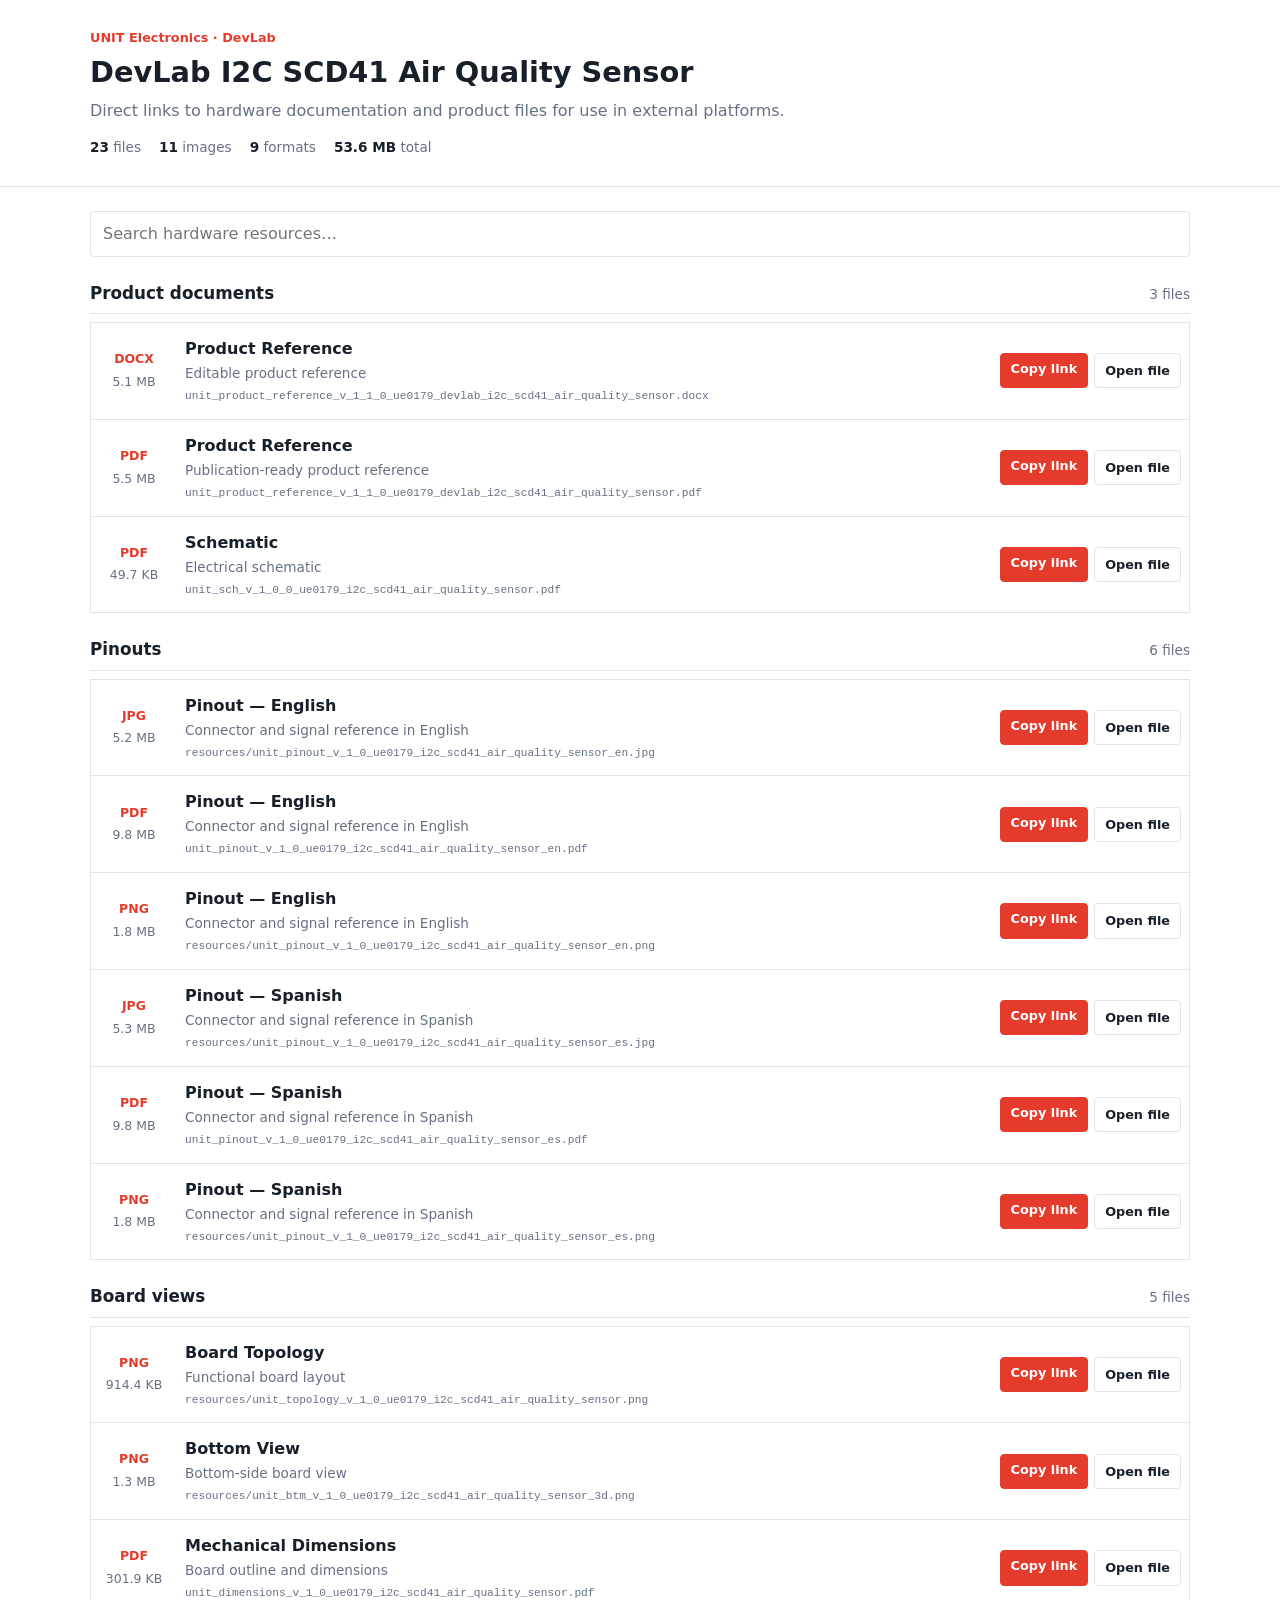
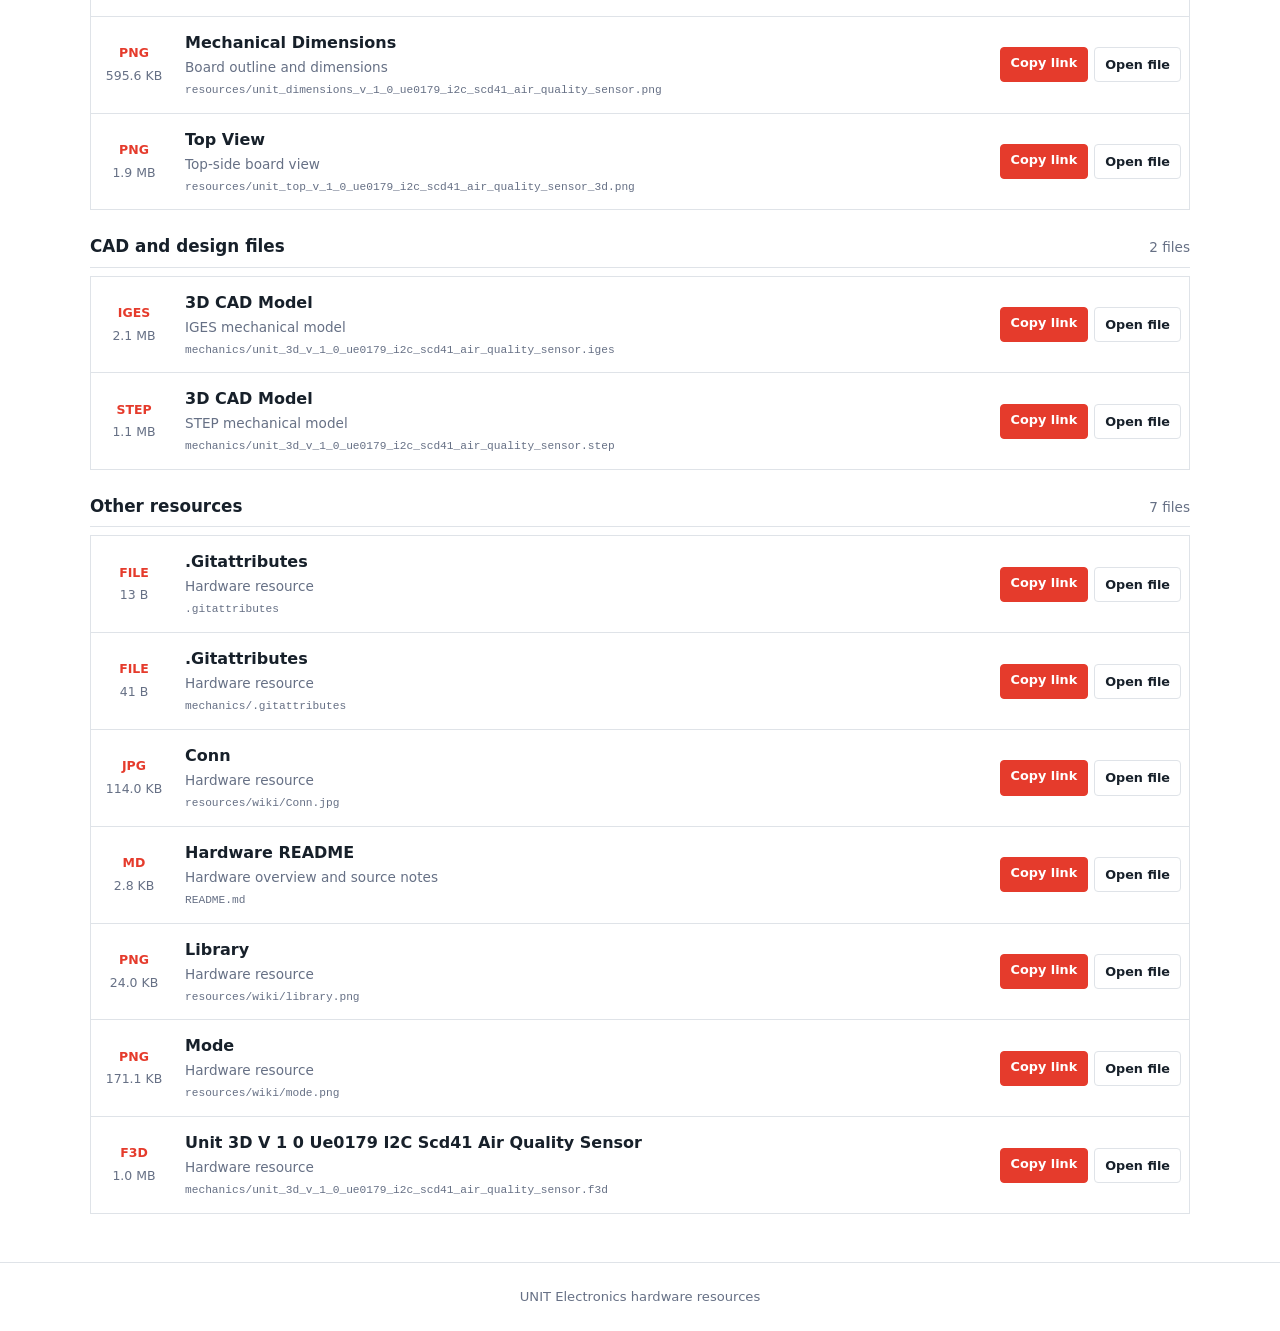
<file: docs/index.html>
<!DOCTYPE html>
<html lang="en">
<head>
  <base href="hardware/">
  <meta charset="UTF-8">
  <meta name="viewport" content="width=device-width, initial-scale=1.0">
  <meta name="description" content="DevLab I2C SCD41 Air Quality Sensor hardware documentation and downloads">
  <title>DevLab I2C SCD41 Air Quality Sensor | Hardware Resources</title>
  <style>
    :root {
      --ink: #17202a;
      --muted: #667085;
      --line: #dfe3e8;
      --brand: #e53b2c;
    }
    * { box-sizing: border-box; }
    body {
      margin: 0;
      color: var(--ink);
      font: 16px/1.5 Inter, ui-sans-serif, system-ui, -apple-system, sans-serif;
    }
    .site-header { border-bottom: 1px solid var(--line); }
    .header-content, main {
      width: min(1100px, calc(100% - 32px));
      margin: 0 auto;
    }
    .header-content { padding: 28px 0; }
    .eyebrow {
      margin: 0 0 4px;
      color: var(--brand);
      font-size: .8rem;
      font-weight: 700;
    }
    h1 { margin: 0; font-size: 1.8rem; }
    .subtitle { margin: 5px 0 0; color: var(--muted); }
    .summary {
      display: flex;
      flex-wrap: wrap;
      gap: 18px;
      margin-top: 14px;
      color: var(--muted);
      font-size: .85rem;
    }
    .summary strong { color: var(--ink); }
    main { padding: 24px 0 48px; }
    .toolbar { margin-bottom: 24px; }
    .search {
      width: 100%;
      padding: 10px 12px;
      border: 1px solid var(--line);
      border-radius: 4px;
      color: var(--ink);
      font: inherit;
    }
    .search:focus { outline: 2px solid #f6c4bf; border-color: var(--brand); }
    .resource-section { margin-top: 24px; }
    .section-heading {
      display: flex;
      align-items: baseline;
      justify-content: space-between;
      margin-bottom: 8px;
      border-bottom: 1px solid var(--line);
    }
    .section-heading h2 { margin: 0 0 7px; font-size: 1.05rem; }
    .section-heading span { color: var(--muted); font-size: .85rem; }
    .resource-list { border-top: 1px solid var(--line); }
    .resource-item {
      display: grid;
      grid-template-columns: 70px minmax(0, 1fr) auto;
      align-items: center;
      gap: 16px;
      padding: 14px 8px;
      border: 1px solid var(--line);
      border-top: 0;
    }
    .file-meta { display: grid; gap: 4px; text-align: center; }
    .file-type {
      color: var(--brand);
      font-size: .78rem;
    }
    .file-size { color: var(--muted); font-size: .78rem; }
    .resource-details { min-width: 0; }
    .resource-item h3 { margin: 0; font-size: 1rem; }
    .resource-item p {
      display: inline;
      margin: 0 8px 0 0;
      color: var(--muted);
      font-size: .85rem;
    }
    .resource-item code {
      display: block;
      overflow: hidden;
      margin-top: 3px;
      color: var(--muted);
      font-size: .7rem;
      text-overflow: ellipsis;
      white-space: nowrap;
    }
    .actions { display: flex; gap: 6px; }
    .button {
      display: inline-flex;
      justify-content: center;
      padding: 7px 10px;
      border: 1px solid var(--line);
      border-radius: 4px;
      color: var(--ink);
      background: #fff;
      cursor: pointer;
      text-decoration: none;
      font-size: .8rem;
      font-weight: 600;
      font-family: inherit;
    }
    .button:hover { border-color: #aeb4bd; }
    .button.primary { color: #fff; border-color: var(--brand); background: var(--brand); }
    .empty-state { display: none; padding: 32px 0; color: var(--muted); text-align: center; }
    footer { padding: 24px 16px; border-top: 1px solid var(--line); color: var(--muted); text-align: center; font-size: .82rem; }
    [hidden] { display: none !important; }
    .visually-hidden {
      position: absolute;
      width: 1px;
      height: 1px;
      padding: 0;
      margin: -1px;
      overflow: hidden;
      clip: rect(0, 0, 0, 0);
      white-space: nowrap;
      border: 0;
    }
    @media (max-width: 680px) {
      .resource-item { grid-template-columns: 52px minmax(0, 1fr); }
      .actions { grid-column: 1 / -1; padding-left: 68px; }
    }
  </style>
</head>
<body>
  <header class="site-header">
    <div class="header-content">
      <p class="eyebrow">UNIT Electronics · DevLab</p>
      <h1>DevLab I2C SCD41 Air Quality Sensor</h1>
      <p class="subtitle">Direct links to hardware documentation and product files for use in external platforms.</p>
      <div class="summary" aria-label="Resource summary">
        <span><strong>23</strong> files</span>
        <span><strong>11</strong> images</span>
        <span><strong>9</strong> formats</span>
        <span><strong>53.6 MB</strong> total</span>
      </div>
    </div>
  </header>
  <main>
    <div class="toolbar">
      <label for="resource-search" class="visually-hidden">Search hardware resources</label>
      <input id="resource-search" class="search" type="search" placeholder="Search hardware resources…" autocomplete="off">
    </div>

      <section class="resource-section">
        <div class="section-heading">
          <h2>Product documents</h2>
          <span>3 files</span>
        </div>
        <div class="resource-list">
        <article class="resource-item" data-search="product reference unit_product_reference_v_1_1_0_ue0179_devlab_i2c_scd41_air_quality_sensor.docx editable product reference">
          <div class="file-meta">
            <strong class="file-type">DOCX</strong>
            <span class="file-size">5.1 MB</span>
          </div>
          <div class="resource-details">
            <h3>Product Reference</h3>
            <p>Editable product reference</p>
            <code title="unit_product_reference_v_1_1_0_ue0179_devlab_i2c_scd41_air_quality_sensor.docx">unit_product_reference_v_1_1_0_ue0179_devlab_i2c_scd41_air_quality_sensor.docx</code>
          </div>
          <div class="actions">
            <button class="button primary copy-link" type="button" data-url="unit_product_reference_v_1_1_0_ue0179_devlab_i2c_scd41_air_quality_sensor.docx">Copy link</button>
            <a class="button" href="unit_product_reference_v_1_1_0_ue0179_devlab_i2c_scd41_air_quality_sensor.docx" target="_blank" rel="noopener">Open file</a>
          </div>
        </article>

        <article class="resource-item" data-search="product reference unit_product_reference_v_1_1_0_ue0179_devlab_i2c_scd41_air_quality_sensor.pdf publication-ready product reference">
          <div class="file-meta">
            <strong class="file-type">PDF</strong>
            <span class="file-size">5.5 MB</span>
          </div>
          <div class="resource-details">
            <h3>Product Reference</h3>
            <p>Publication-ready product reference</p>
            <code title="unit_product_reference_v_1_1_0_ue0179_devlab_i2c_scd41_air_quality_sensor.pdf">unit_product_reference_v_1_1_0_ue0179_devlab_i2c_scd41_air_quality_sensor.pdf</code>
          </div>
          <div class="actions">
            <button class="button primary copy-link" type="button" data-url="unit_product_reference_v_1_1_0_ue0179_devlab_i2c_scd41_air_quality_sensor.pdf">Copy link</button>
            <a class="button" href="unit_product_reference_v_1_1_0_ue0179_devlab_i2c_scd41_air_quality_sensor.pdf" target="_blank" rel="noopener">Open file</a>
          </div>
        </article>

        <article class="resource-item" data-search="schematic unit_sch_v_1_0_0_ue0179_i2c_scd41_air_quality_sensor.pdf electrical schematic">
          <div class="file-meta">
            <strong class="file-type">PDF</strong>
            <span class="file-size">49.7 KB</span>
          </div>
          <div class="resource-details">
            <h3>Schematic</h3>
            <p>Electrical schematic</p>
            <code title="unit_sch_v_1_0_0_ue0179_i2c_scd41_air_quality_sensor.pdf">unit_sch_v_1_0_0_ue0179_i2c_scd41_air_quality_sensor.pdf</code>
          </div>
          <div class="actions">
            <button class="button primary copy-link" type="button" data-url="unit_sch_v_1_0_0_ue0179_i2c_scd41_air_quality_sensor.pdf">Copy link</button>
            <a class="button" href="unit_sch_v_1_0_0_ue0179_i2c_scd41_air_quality_sensor.pdf" target="_blank" rel="noopener">Open file</a>
          </div>
        </article>
        </div>
      </section>
      <section class="resource-section">
        <div class="section-heading">
          <h2>Pinouts</h2>
          <span>6 files</span>
        </div>
        <div class="resource-list">
        <article class="resource-item" data-search="pinout — english resources/unit_pinout_v_1_0_ue0179_i2c_scd41_air_quality_sensor_en.jpg connector and signal reference in english">
          <div class="file-meta">
            <strong class="file-type">JPG</strong>
            <span class="file-size">5.2 MB</span>
          </div>
          <div class="resource-details">
            <h3>Pinout — English</h3>
            <p>Connector and signal reference in English</p>
            <code title="resources/unit_pinout_v_1_0_ue0179_i2c_scd41_air_quality_sensor_en.jpg">resources/unit_pinout_v_1_0_ue0179_i2c_scd41_air_quality_sensor_en.jpg</code>
          </div>
          <div class="actions">
            <button class="button primary copy-link" type="button" data-url="resources/unit_pinout_v_1_0_ue0179_i2c_scd41_air_quality_sensor_en.jpg">Copy link</button>
            <a class="button" href="resources/unit_pinout_v_1_0_ue0179_i2c_scd41_air_quality_sensor_en.jpg" target="_blank" rel="noopener">Open file</a>
          </div>
        </article>

        <article class="resource-item" data-search="pinout — english unit_pinout_v_1_0_ue0179_i2c_scd41_air_quality_sensor_en.pdf connector and signal reference in english">
          <div class="file-meta">
            <strong class="file-type">PDF</strong>
            <span class="file-size">9.8 MB</span>
          </div>
          <div class="resource-details">
            <h3>Pinout — English</h3>
            <p>Connector and signal reference in English</p>
            <code title="unit_pinout_v_1_0_ue0179_i2c_scd41_air_quality_sensor_en.pdf">unit_pinout_v_1_0_ue0179_i2c_scd41_air_quality_sensor_en.pdf</code>
          </div>
          <div class="actions">
            <button class="button primary copy-link" type="button" data-url="unit_pinout_v_1_0_ue0179_i2c_scd41_air_quality_sensor_en.pdf">Copy link</button>
            <a class="button" href="unit_pinout_v_1_0_ue0179_i2c_scd41_air_quality_sensor_en.pdf" target="_blank" rel="noopener">Open file</a>
          </div>
        </article>

        <article class="resource-item" data-search="pinout — english resources/unit_pinout_v_1_0_ue0179_i2c_scd41_air_quality_sensor_en.png connector and signal reference in english">
          <div class="file-meta">
            <strong class="file-type">PNG</strong>
            <span class="file-size">1.8 MB</span>
          </div>
          <div class="resource-details">
            <h3>Pinout — English</h3>
            <p>Connector and signal reference in English</p>
            <code title="resources/unit_pinout_v_1_0_ue0179_i2c_scd41_air_quality_sensor_en.png">resources/unit_pinout_v_1_0_ue0179_i2c_scd41_air_quality_sensor_en.png</code>
          </div>
          <div class="actions">
            <button class="button primary copy-link" type="button" data-url="resources/unit_pinout_v_1_0_ue0179_i2c_scd41_air_quality_sensor_en.png">Copy link</button>
            <a class="button" href="resources/unit_pinout_v_1_0_ue0179_i2c_scd41_air_quality_sensor_en.png" target="_blank" rel="noopener">Open file</a>
          </div>
        </article>

        <article class="resource-item" data-search="pinout — spanish resources/unit_pinout_v_1_0_ue0179_i2c_scd41_air_quality_sensor_es.jpg connector and signal reference in spanish">
          <div class="file-meta">
            <strong class="file-type">JPG</strong>
            <span class="file-size">5.3 MB</span>
          </div>
          <div class="resource-details">
            <h3>Pinout — Spanish</h3>
            <p>Connector and signal reference in Spanish</p>
            <code title="resources/unit_pinout_v_1_0_ue0179_i2c_scd41_air_quality_sensor_es.jpg">resources/unit_pinout_v_1_0_ue0179_i2c_scd41_air_quality_sensor_es.jpg</code>
          </div>
          <div class="actions">
            <button class="button primary copy-link" type="button" data-url="resources/unit_pinout_v_1_0_ue0179_i2c_scd41_air_quality_sensor_es.jpg">Copy link</button>
            <a class="button" href="resources/unit_pinout_v_1_0_ue0179_i2c_scd41_air_quality_sensor_es.jpg" target="_blank" rel="noopener">Open file</a>
          </div>
        </article>

        <article class="resource-item" data-search="pinout — spanish unit_pinout_v_1_0_ue0179_i2c_scd41_air_quality_sensor_es.pdf connector and signal reference in spanish">
          <div class="file-meta">
            <strong class="file-type">PDF</strong>
            <span class="file-size">9.8 MB</span>
          </div>
          <div class="resource-details">
            <h3>Pinout — Spanish</h3>
            <p>Connector and signal reference in Spanish</p>
            <code title="unit_pinout_v_1_0_ue0179_i2c_scd41_air_quality_sensor_es.pdf">unit_pinout_v_1_0_ue0179_i2c_scd41_air_quality_sensor_es.pdf</code>
          </div>
          <div class="actions">
            <button class="button primary copy-link" type="button" data-url="unit_pinout_v_1_0_ue0179_i2c_scd41_air_quality_sensor_es.pdf">Copy link</button>
            <a class="button" href="unit_pinout_v_1_0_ue0179_i2c_scd41_air_quality_sensor_es.pdf" target="_blank" rel="noopener">Open file</a>
          </div>
        </article>

        <article class="resource-item" data-search="pinout — spanish resources/unit_pinout_v_1_0_ue0179_i2c_scd41_air_quality_sensor_es.png connector and signal reference in spanish">
          <div class="file-meta">
            <strong class="file-type">PNG</strong>
            <span class="file-size">1.8 MB</span>
          </div>
          <div class="resource-details">
            <h3>Pinout — Spanish</h3>
            <p>Connector and signal reference in Spanish</p>
            <code title="resources/unit_pinout_v_1_0_ue0179_i2c_scd41_air_quality_sensor_es.png">resources/unit_pinout_v_1_0_ue0179_i2c_scd41_air_quality_sensor_es.png</code>
          </div>
          <div class="actions">
            <button class="button primary copy-link" type="button" data-url="resources/unit_pinout_v_1_0_ue0179_i2c_scd41_air_quality_sensor_es.png">Copy link</button>
            <a class="button" href="resources/unit_pinout_v_1_0_ue0179_i2c_scd41_air_quality_sensor_es.png" target="_blank" rel="noopener">Open file</a>
          </div>
        </article>
        </div>
      </section>
      <section class="resource-section">
        <div class="section-heading">
          <h2>Board views</h2>
          <span>5 files</span>
        </div>
        <div class="resource-list">
        <article class="resource-item" data-search="board topology resources/unit_topology_v_1_0_ue0179_i2c_scd41_air_quality_sensor.png functional board layout">
          <div class="file-meta">
            <strong class="file-type">PNG</strong>
            <span class="file-size">914.4 KB</span>
          </div>
          <div class="resource-details">
            <h3>Board Topology</h3>
            <p>Functional board layout</p>
            <code title="resources/unit_topology_v_1_0_ue0179_i2c_scd41_air_quality_sensor.png">resources/unit_topology_v_1_0_ue0179_i2c_scd41_air_quality_sensor.png</code>
          </div>
          <div class="actions">
            <button class="button primary copy-link" type="button" data-url="resources/unit_topology_v_1_0_ue0179_i2c_scd41_air_quality_sensor.png">Copy link</button>
            <a class="button" href="resources/unit_topology_v_1_0_ue0179_i2c_scd41_air_quality_sensor.png" target="_blank" rel="noopener">Open file</a>
          </div>
        </article>

        <article class="resource-item" data-search="bottom view resources/unit_btm_v_1_0_ue0179_i2c_scd41_air_quality_sensor_3d.png bottom-side board view">
          <div class="file-meta">
            <strong class="file-type">PNG</strong>
            <span class="file-size">1.3 MB</span>
          </div>
          <div class="resource-details">
            <h3>Bottom View</h3>
            <p>Bottom-side board view</p>
            <code title="resources/unit_btm_v_1_0_ue0179_i2c_scd41_air_quality_sensor_3d.png">resources/unit_btm_v_1_0_ue0179_i2c_scd41_air_quality_sensor_3d.png</code>
          </div>
          <div class="actions">
            <button class="button primary copy-link" type="button" data-url="resources/unit_btm_v_1_0_ue0179_i2c_scd41_air_quality_sensor_3d.png">Copy link</button>
            <a class="button" href="resources/unit_btm_v_1_0_ue0179_i2c_scd41_air_quality_sensor_3d.png" target="_blank" rel="noopener">Open file</a>
          </div>
        </article>

        <article class="resource-item" data-search="mechanical dimensions unit_dimensions_v_1_0_ue0179_i2c_scd41_air_quality_sensor.pdf board outline and dimensions">
          <div class="file-meta">
            <strong class="file-type">PDF</strong>
            <span class="file-size">301.9 KB</span>
          </div>
          <div class="resource-details">
            <h3>Mechanical Dimensions</h3>
            <p>Board outline and dimensions</p>
            <code title="unit_dimensions_v_1_0_ue0179_i2c_scd41_air_quality_sensor.pdf">unit_dimensions_v_1_0_ue0179_i2c_scd41_air_quality_sensor.pdf</code>
          </div>
          <div class="actions">
            <button class="button primary copy-link" type="button" data-url="unit_dimensions_v_1_0_ue0179_i2c_scd41_air_quality_sensor.pdf">Copy link</button>
            <a class="button" href="unit_dimensions_v_1_0_ue0179_i2c_scd41_air_quality_sensor.pdf" target="_blank" rel="noopener">Open file</a>
          </div>
        </article>

        <article class="resource-item" data-search="mechanical dimensions resources/unit_dimensions_v_1_0_ue0179_i2c_scd41_air_quality_sensor.png board outline and dimensions">
          <div class="file-meta">
            <strong class="file-type">PNG</strong>
            <span class="file-size">595.6 KB</span>
          </div>
          <div class="resource-details">
            <h3>Mechanical Dimensions</h3>
            <p>Board outline and dimensions</p>
            <code title="resources/unit_dimensions_v_1_0_ue0179_i2c_scd41_air_quality_sensor.png">resources/unit_dimensions_v_1_0_ue0179_i2c_scd41_air_quality_sensor.png</code>
          </div>
          <div class="actions">
            <button class="button primary copy-link" type="button" data-url="resources/unit_dimensions_v_1_0_ue0179_i2c_scd41_air_quality_sensor.png">Copy link</button>
            <a class="button" href="resources/unit_dimensions_v_1_0_ue0179_i2c_scd41_air_quality_sensor.png" target="_blank" rel="noopener">Open file</a>
          </div>
        </article>

        <article class="resource-item" data-search="top view resources/unit_top_v_1_0_ue0179_i2c_scd41_air_quality_sensor_3d.png top-side board view">
          <div class="file-meta">
            <strong class="file-type">PNG</strong>
            <span class="file-size">1.9 MB</span>
          </div>
          <div class="resource-details">
            <h3>Top View</h3>
            <p>Top-side board view</p>
            <code title="resources/unit_top_v_1_0_ue0179_i2c_scd41_air_quality_sensor_3d.png">resources/unit_top_v_1_0_ue0179_i2c_scd41_air_quality_sensor_3d.png</code>
          </div>
          <div class="actions">
            <button class="button primary copy-link" type="button" data-url="resources/unit_top_v_1_0_ue0179_i2c_scd41_air_quality_sensor_3d.png">Copy link</button>
            <a class="button" href="resources/unit_top_v_1_0_ue0179_i2c_scd41_air_quality_sensor_3d.png" target="_blank" rel="noopener">Open file</a>
          </div>
        </article>
        </div>
      </section>
      <section class="resource-section">
        <div class="section-heading">
          <h2>CAD and design files</h2>
          <span>2 files</span>
        </div>
        <div class="resource-list">
        <article class="resource-item" data-search="3d cad model mechanics/unit_3d_v_1_0_ue0179_i2c_scd41_air_quality_sensor.iges iges mechanical model">
          <div class="file-meta">
            <strong class="file-type">IGES</strong>
            <span class="file-size">2.1 MB</span>
          </div>
          <div class="resource-details">
            <h3>3D CAD Model</h3>
            <p>IGES mechanical model</p>
            <code title="mechanics/unit_3d_v_1_0_ue0179_i2c_scd41_air_quality_sensor.iges">mechanics/unit_3d_v_1_0_ue0179_i2c_scd41_air_quality_sensor.iges</code>
          </div>
          <div class="actions">
            <button class="button primary copy-link" type="button" data-url="mechanics/unit_3d_v_1_0_ue0179_i2c_scd41_air_quality_sensor.iges">Copy link</button>
            <a class="button" href="mechanics/unit_3d_v_1_0_ue0179_i2c_scd41_air_quality_sensor.iges" target="_blank" rel="noopener">Open file</a>
          </div>
        </article>

        <article class="resource-item" data-search="3d cad model mechanics/unit_3d_v_1_0_ue0179_i2c_scd41_air_quality_sensor.step step mechanical model">
          <div class="file-meta">
            <strong class="file-type">STEP</strong>
            <span class="file-size">1.1 MB</span>
          </div>
          <div class="resource-details">
            <h3>3D CAD Model</h3>
            <p>STEP mechanical model</p>
            <code title="mechanics/unit_3d_v_1_0_ue0179_i2c_scd41_air_quality_sensor.step">mechanics/unit_3d_v_1_0_ue0179_i2c_scd41_air_quality_sensor.step</code>
          </div>
          <div class="actions">
            <button class="button primary copy-link" type="button" data-url="mechanics/unit_3d_v_1_0_ue0179_i2c_scd41_air_quality_sensor.step">Copy link</button>
            <a class="button" href="mechanics/unit_3d_v_1_0_ue0179_i2c_scd41_air_quality_sensor.step" target="_blank" rel="noopener">Open file</a>
          </div>
        </article>
        </div>
      </section>
      <section class="resource-section">
        <div class="section-heading">
          <h2>Other resources</h2>
          <span>7 files</span>
        </div>
        <div class="resource-list">
        <article class="resource-item" data-search=".gitattributes .gitattributes hardware resource">
          <div class="file-meta">
            <strong class="file-type">FILE</strong>
            <span class="file-size">13 B</span>
          </div>
          <div class="resource-details">
            <h3>.Gitattributes</h3>
            <p>Hardware resource</p>
            <code title=".gitattributes">.gitattributes</code>
          </div>
          <div class="actions">
            <button class="button primary copy-link" type="button" data-url=".gitattributes">Copy link</button>
            <a class="button" href=".gitattributes" target="_blank" rel="noopener">Open file</a>
          </div>
        </article>

        <article class="resource-item" data-search=".gitattributes mechanics/.gitattributes hardware resource">
          <div class="file-meta">
            <strong class="file-type">FILE</strong>
            <span class="file-size">41 B</span>
          </div>
          <div class="resource-details">
            <h3>.Gitattributes</h3>
            <p>Hardware resource</p>
            <code title="mechanics/.gitattributes">mechanics/.gitattributes</code>
          </div>
          <div class="actions">
            <button class="button primary copy-link" type="button" data-url="mechanics/.gitattributes">Copy link</button>
            <a class="button" href="mechanics/.gitattributes" target="_blank" rel="noopener">Open file</a>
          </div>
        </article>

        <article class="resource-item" data-search="conn resources/wiki/conn.jpg hardware resource">
          <div class="file-meta">
            <strong class="file-type">JPG</strong>
            <span class="file-size">114.0 KB</span>
          </div>
          <div class="resource-details">
            <h3>Conn</h3>
            <p>Hardware resource</p>
            <code title="resources/wiki/Conn.jpg">resources/wiki/Conn.jpg</code>
          </div>
          <div class="actions">
            <button class="button primary copy-link" type="button" data-url="resources/wiki/Conn.jpg">Copy link</button>
            <a class="button" href="resources/wiki/Conn.jpg" target="_blank" rel="noopener">Open file</a>
          </div>
        </article>

        <article class="resource-item" data-search="hardware readme readme.md hardware overview and source notes">
          <div class="file-meta">
            <strong class="file-type">MD</strong>
            <span class="file-size">2.8 KB</span>
          </div>
          <div class="resource-details">
            <h3>Hardware README</h3>
            <p>Hardware overview and source notes</p>
            <code title="README.md">README.md</code>
          </div>
          <div class="actions">
            <button class="button primary copy-link" type="button" data-url="README.md">Copy link</button>
            <a class="button" href="README.md" target="_blank" rel="noopener">Open file</a>
          </div>
        </article>

        <article class="resource-item" data-search="library resources/wiki/library.png hardware resource">
          <div class="file-meta">
            <strong class="file-type">PNG</strong>
            <span class="file-size">24.0 KB</span>
          </div>
          <div class="resource-details">
            <h3>Library</h3>
            <p>Hardware resource</p>
            <code title="resources/wiki/library.png">resources/wiki/library.png</code>
          </div>
          <div class="actions">
            <button class="button primary copy-link" type="button" data-url="resources/wiki/library.png">Copy link</button>
            <a class="button" href="resources/wiki/library.png" target="_blank" rel="noopener">Open file</a>
          </div>
        </article>

        <article class="resource-item" data-search="mode resources/wiki/mode.png hardware resource">
          <div class="file-meta">
            <strong class="file-type">PNG</strong>
            <span class="file-size">171.1 KB</span>
          </div>
          <div class="resource-details">
            <h3>Mode</h3>
            <p>Hardware resource</p>
            <code title="resources/wiki/mode.png">resources/wiki/mode.png</code>
          </div>
          <div class="actions">
            <button class="button primary copy-link" type="button" data-url="resources/wiki/mode.png">Copy link</button>
            <a class="button" href="resources/wiki/mode.png" target="_blank" rel="noopener">Open file</a>
          </div>
        </article>

        <article class="resource-item" data-search="unit 3d v 1 0 ue0179 i2c scd41 air quality sensor mechanics/unit_3d_v_1_0_ue0179_i2c_scd41_air_quality_sensor.f3d hardware resource">
          <div class="file-meta">
            <strong class="file-type">F3D</strong>
            <span class="file-size">1.0 MB</span>
          </div>
          <div class="resource-details">
            <h3>Unit 3D V 1 0 Ue0179 I2C Scd41 Air Quality Sensor</h3>
            <p>Hardware resource</p>
            <code title="mechanics/unit_3d_v_1_0_ue0179_i2c_scd41_air_quality_sensor.f3d">mechanics/unit_3d_v_1_0_ue0179_i2c_scd41_air_quality_sensor.f3d</code>
          </div>
          <div class="actions">
            <button class="button primary copy-link" type="button" data-url="mechanics/unit_3d_v_1_0_ue0179_i2c_scd41_air_quality_sensor.f3d">Copy link</button>
            <a class="button" href="mechanics/unit_3d_v_1_0_ue0179_i2c_scd41_air_quality_sensor.f3d" target="_blank" rel="noopener">Open file</a>
          </div>
        </article>
        </div>
      </section>
    <p id="empty-state" class="empty-state">No resources match your search.</p>
  </main>
  <footer>UNIT Electronics hardware resources</footer>
  <script>
    const search = document.getElementById('resource-search');
    const sections = [...document.querySelectorAll('.resource-section')];
    const emptyState = document.getElementById('empty-state');
    const copyText = async (text) => {
      try {
        await navigator.clipboard.writeText(text);
      } catch (error) {
        const input = document.createElement('textarea');
        input.value = text;
        input.style.position = 'fixed';
        input.style.opacity = '0';
        document.body.appendChild(input);
        input.select();
        document.execCommand('copy');
        input.remove();
      }
    };
    document.querySelectorAll('.copy-link').forEach((button) => {
      button.addEventListener('click', async () => {
        const absoluteUrl = new URL(button.dataset.url, document.baseURI).href;
        await copyText(absoluteUrl);
        const originalLabel = button.textContent;
        button.textContent = 'Copied';
        setTimeout(() => { button.textContent = originalLabel; }, 1600);
      });
    });
    search.addEventListener('input', () => {
      const query = search.value.trim().toLowerCase();
      let visibleCards = 0;
      sections.forEach((section) => {
        let sectionCards = 0;
        section.querySelectorAll('.resource-item').forEach((card) => {
          const match = card.dataset.search.includes(query);
          card.hidden = !match;
          sectionCards += Number(match);
        });
        section.hidden = sectionCards === 0;
        visibleCards += sectionCards;
      });
      emptyState.style.display = visibleCards ? 'none' : 'block';
    });
  </script>
</body>
</html>
</file>
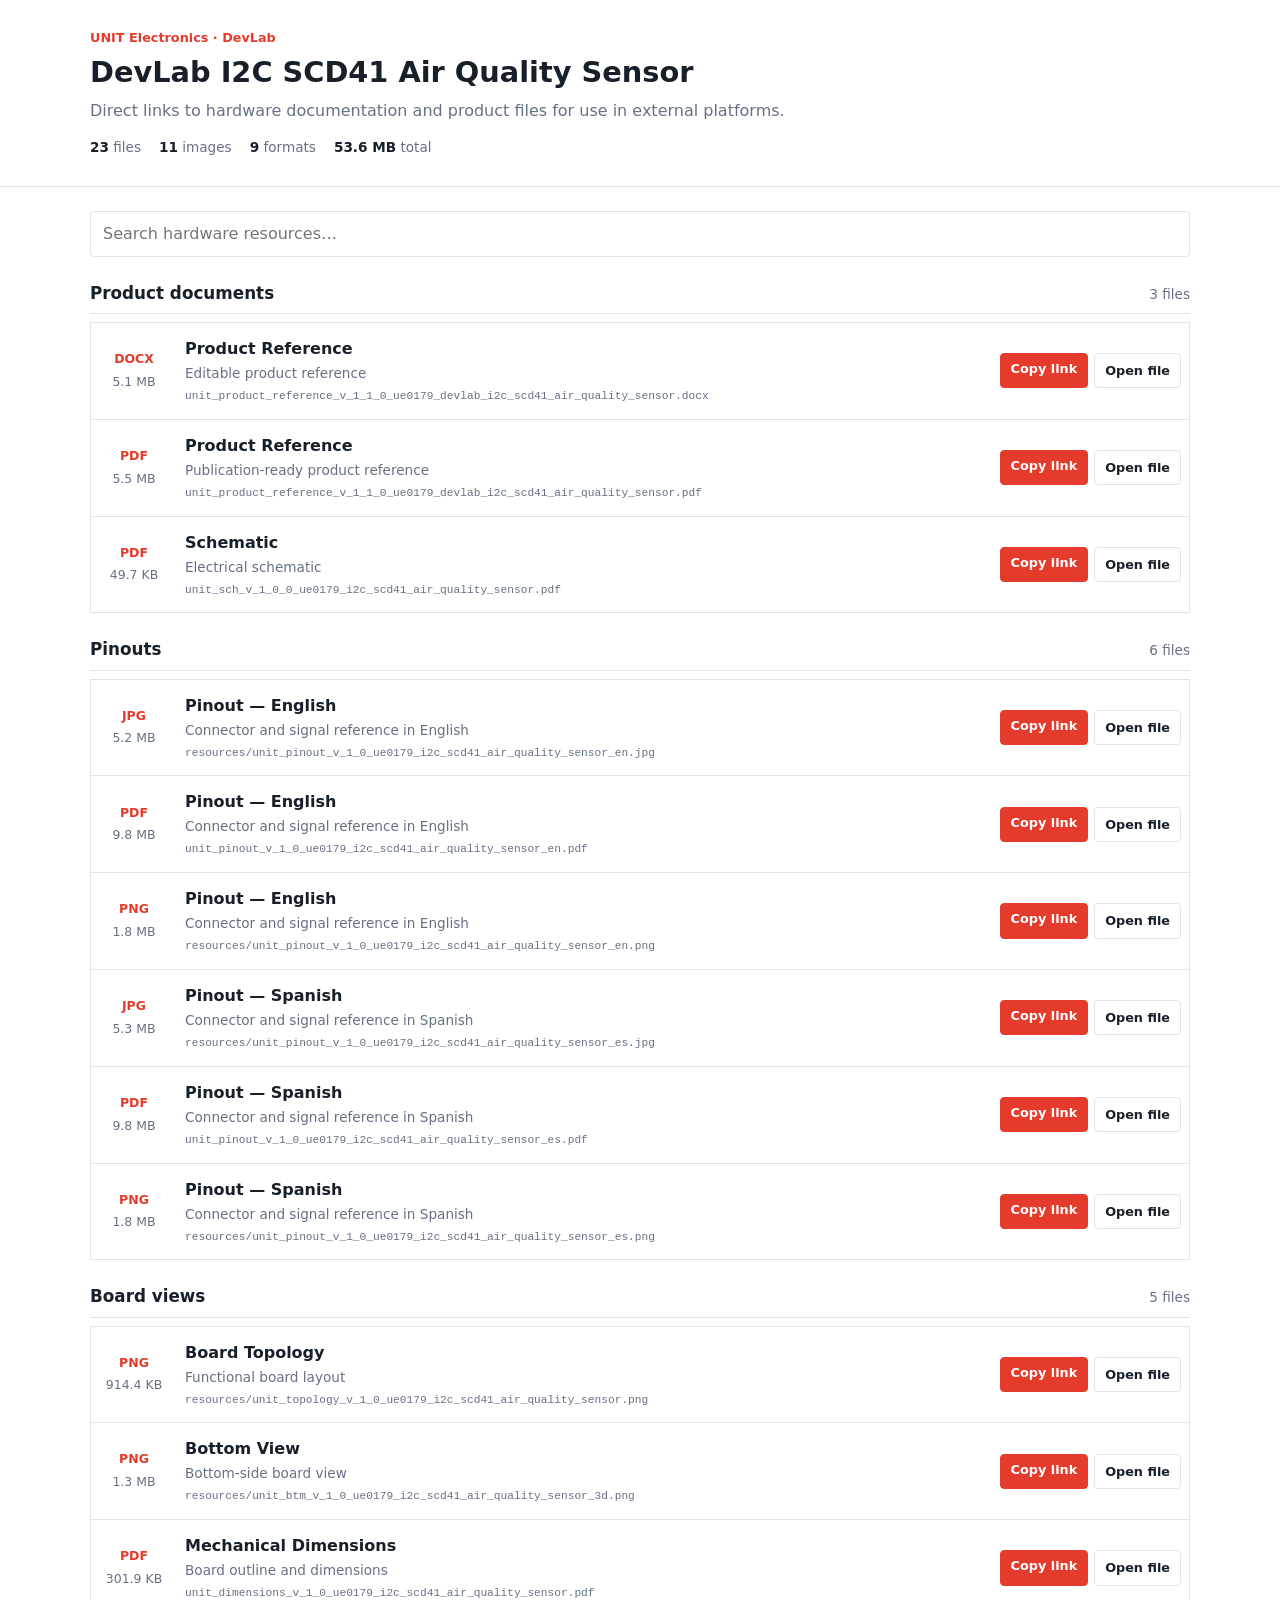
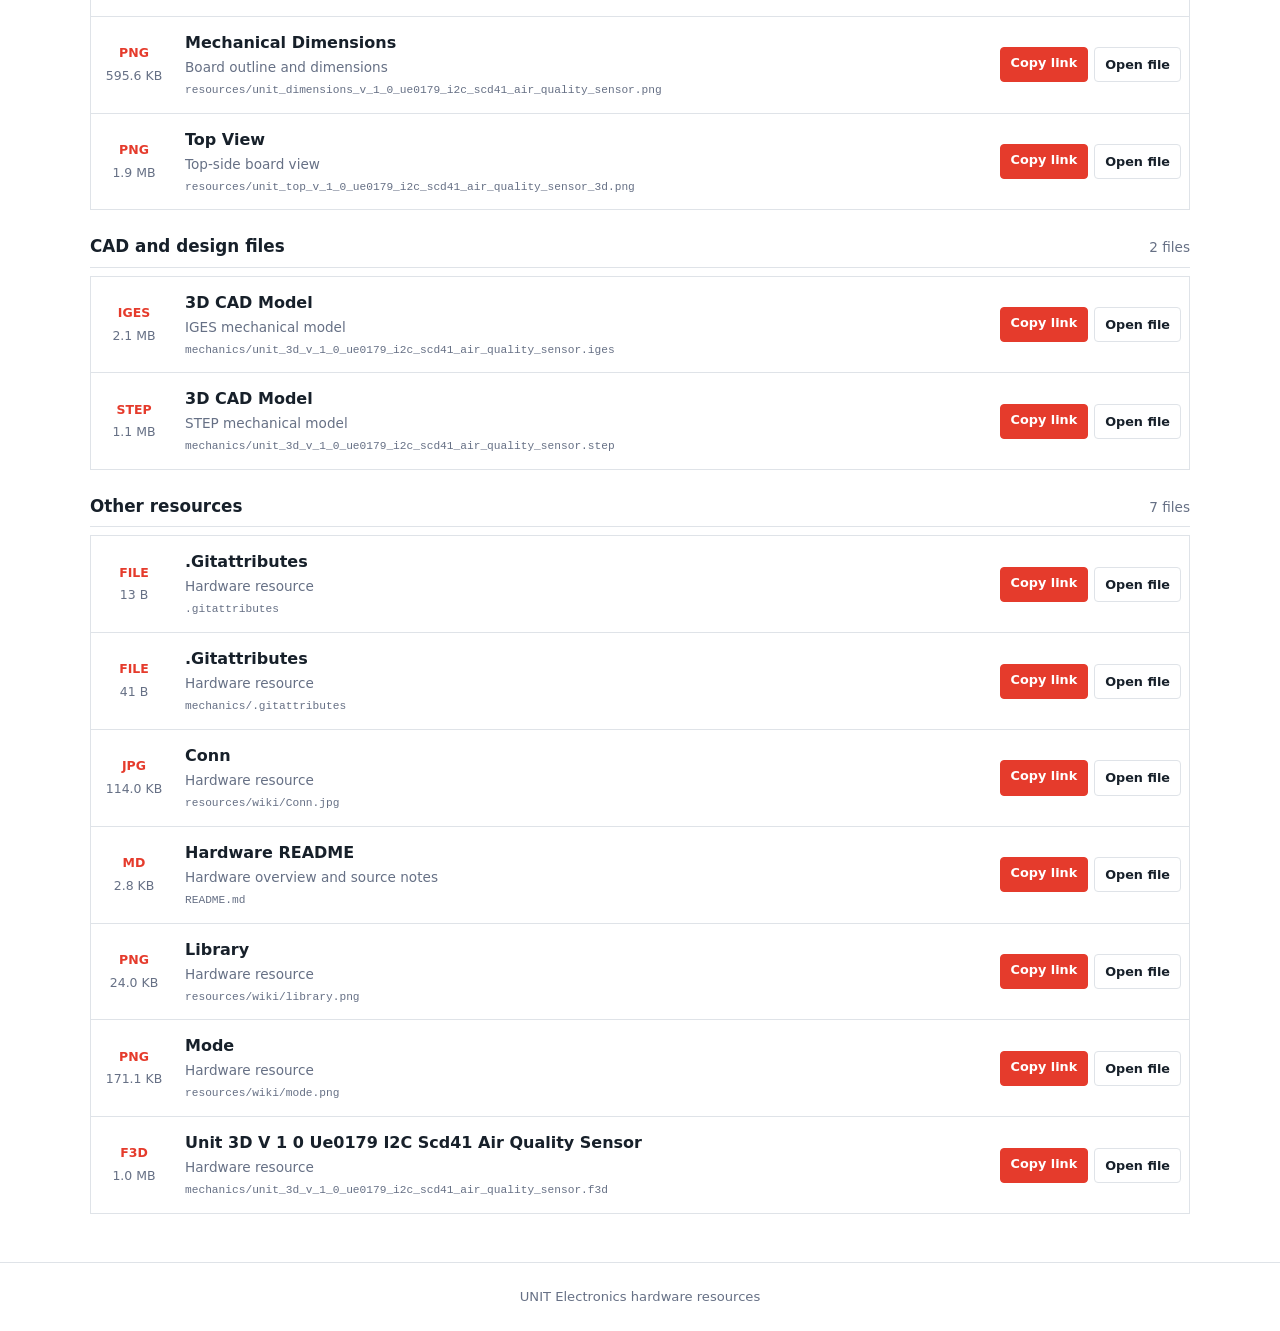
<file: docs/hardware/index.html>
<!DOCTYPE html>
<html lang="en">
<head>
  <meta charset="UTF-8">
  <meta name="viewport" content="width=device-width, initial-scale=1.0">
  <meta name="description" content="DevLab I2C SCD41 Air Quality Sensor hardware documentation and downloads">
  <title>DevLab I2C SCD41 Air Quality Sensor | Hardware Resources</title>
  <style>
    :root {
      --ink: #17202a;
      --muted: #667085;
      --line: #dfe3e8;
      --brand: #e53b2c;
    }
    * { box-sizing: border-box; }
    body {
      margin: 0;
      color: var(--ink);
      font: 16px/1.5 Inter, ui-sans-serif, system-ui, -apple-system, sans-serif;
    }
    .site-header { border-bottom: 1px solid var(--line); }
    .header-content, main {
      width: min(1100px, calc(100% - 32px));
      margin: 0 auto;
    }
    .header-content { padding: 28px 0; }
    .eyebrow {
      margin: 0 0 4px;
      color: var(--brand);
      font-size: .8rem;
      font-weight: 700;
    }
    h1 { margin: 0; font-size: 1.8rem; }
    .subtitle { margin: 5px 0 0; color: var(--muted); }
    .summary {
      display: flex;
      flex-wrap: wrap;
      gap: 18px;
      margin-top: 14px;
      color: var(--muted);
      font-size: .85rem;
    }
    .summary strong { color: var(--ink); }
    main { padding: 24px 0 48px; }
    .toolbar { margin-bottom: 24px; }
    .search {
      width: 100%;
      padding: 10px 12px;
      border: 1px solid var(--line);
      border-radius: 4px;
      color: var(--ink);
      font: inherit;
    }
    .search:focus { outline: 2px solid #f6c4bf; border-color: var(--brand); }
    .resource-section { margin-top: 24px; }
    .section-heading {
      display: flex;
      align-items: baseline;
      justify-content: space-between;
      margin-bottom: 8px;
      border-bottom: 1px solid var(--line);
    }
    .section-heading h2 { margin: 0 0 7px; font-size: 1.05rem; }
    .section-heading span { color: var(--muted); font-size: .85rem; }
    .resource-list { border-top: 1px solid var(--line); }
    .resource-item {
      display: grid;
      grid-template-columns: 70px minmax(0, 1fr) auto;
      align-items: center;
      gap: 16px;
      padding: 14px 8px;
      border: 1px solid var(--line);
      border-top: 0;
    }
    .file-meta { display: grid; gap: 4px; text-align: center; }
    .file-type {
      color: var(--brand);
      font-size: .78rem;
    }
    .file-size { color: var(--muted); font-size: .78rem; }
    .resource-details { min-width: 0; }
    .resource-item h3 { margin: 0; font-size: 1rem; }
    .resource-item p {
      display: inline;
      margin: 0 8px 0 0;
      color: var(--muted);
      font-size: .85rem;
    }
    .resource-item code {
      display: block;
      overflow: hidden;
      margin-top: 3px;
      color: var(--muted);
      font-size: .7rem;
      text-overflow: ellipsis;
      white-space: nowrap;
    }
    .actions { display: flex; gap: 6px; }
    .button {
      display: inline-flex;
      justify-content: center;
      padding: 7px 10px;
      border: 1px solid var(--line);
      border-radius: 4px;
      color: var(--ink);
      background: #fff;
      cursor: pointer;
      text-decoration: none;
      font-size: .8rem;
      font-weight: 600;
      font-family: inherit;
    }
    .button:hover { border-color: #aeb4bd; }
    .button.primary { color: #fff; border-color: var(--brand); background: var(--brand); }
    .empty-state { display: none; padding: 32px 0; color: var(--muted); text-align: center; }
    footer { padding: 24px 16px; border-top: 1px solid var(--line); color: var(--muted); text-align: center; font-size: .82rem; }
    [hidden] { display: none !important; }
    .visually-hidden {
      position: absolute;
      width: 1px;
      height: 1px;
      padding: 0;
      margin: -1px;
      overflow: hidden;
      clip: rect(0, 0, 0, 0);
      white-space: nowrap;
      border: 0;
    }
    @media (max-width: 680px) {
      .resource-item { grid-template-columns: 52px minmax(0, 1fr); }
      .actions { grid-column: 1 / -1; padding-left: 68px; }
    }
  </style>
</head>
<body>
  <header class="site-header">
    <div class="header-content">
      <p class="eyebrow">UNIT Electronics · DevLab</p>
      <h1>DevLab I2C SCD41 Air Quality Sensor</h1>
      <p class="subtitle">Direct links to hardware documentation and product files for use in external platforms.</p>
      <div class="summary" aria-label="Resource summary">
        <span><strong>23</strong> files</span>
        <span><strong>11</strong> images</span>
        <span><strong>9</strong> formats</span>
        <span><strong>53.6 MB</strong> total</span>
      </div>
    </div>
  </header>
  <main>
    <div class="toolbar">
      <label for="resource-search" class="visually-hidden">Search hardware resources</label>
      <input id="resource-search" class="search" type="search" placeholder="Search hardware resources…" autocomplete="off">
    </div>

      <section class="resource-section">
        <div class="section-heading">
          <h2>Product documents</h2>
          <span>3 files</span>
        </div>
        <div class="resource-list">
        <article class="resource-item" data-search="product reference unit_product_reference_v_1_1_0_ue0179_devlab_i2c_scd41_air_quality_sensor.docx editable product reference">
          <div class="file-meta">
            <strong class="file-type">DOCX</strong>
            <span class="file-size">5.1 MB</span>
          </div>
          <div class="resource-details">
            <h3>Product Reference</h3>
            <p>Editable product reference</p>
            <code title="unit_product_reference_v_1_1_0_ue0179_devlab_i2c_scd41_air_quality_sensor.docx">unit_product_reference_v_1_1_0_ue0179_devlab_i2c_scd41_air_quality_sensor.docx</code>
          </div>
          <div class="actions">
            <button class="button primary copy-link" type="button" data-url="unit_product_reference_v_1_1_0_ue0179_devlab_i2c_scd41_air_quality_sensor.docx">Copy link</button>
            <a class="button" href="unit_product_reference_v_1_1_0_ue0179_devlab_i2c_scd41_air_quality_sensor.docx" target="_blank" rel="noopener">Open file</a>
          </div>
        </article>

        <article class="resource-item" data-search="product reference unit_product_reference_v_1_1_0_ue0179_devlab_i2c_scd41_air_quality_sensor.pdf publication-ready product reference">
          <div class="file-meta">
            <strong class="file-type">PDF</strong>
            <span class="file-size">5.5 MB</span>
          </div>
          <div class="resource-details">
            <h3>Product Reference</h3>
            <p>Publication-ready product reference</p>
            <code title="unit_product_reference_v_1_1_0_ue0179_devlab_i2c_scd41_air_quality_sensor.pdf">unit_product_reference_v_1_1_0_ue0179_devlab_i2c_scd41_air_quality_sensor.pdf</code>
          </div>
          <div class="actions">
            <button class="button primary copy-link" type="button" data-url="unit_product_reference_v_1_1_0_ue0179_devlab_i2c_scd41_air_quality_sensor.pdf">Copy link</button>
            <a class="button" href="unit_product_reference_v_1_1_0_ue0179_devlab_i2c_scd41_air_quality_sensor.pdf" target="_blank" rel="noopener">Open file</a>
          </div>
        </article>

        <article class="resource-item" data-search="schematic unit_sch_v_1_0_0_ue0179_i2c_scd41_air_quality_sensor.pdf electrical schematic">
          <div class="file-meta">
            <strong class="file-type">PDF</strong>
            <span class="file-size">49.7 KB</span>
          </div>
          <div class="resource-details">
            <h3>Schematic</h3>
            <p>Electrical schematic</p>
            <code title="unit_sch_v_1_0_0_ue0179_i2c_scd41_air_quality_sensor.pdf">unit_sch_v_1_0_0_ue0179_i2c_scd41_air_quality_sensor.pdf</code>
          </div>
          <div class="actions">
            <button class="button primary copy-link" type="button" data-url="unit_sch_v_1_0_0_ue0179_i2c_scd41_air_quality_sensor.pdf">Copy link</button>
            <a class="button" href="unit_sch_v_1_0_0_ue0179_i2c_scd41_air_quality_sensor.pdf" target="_blank" rel="noopener">Open file</a>
          </div>
        </article>
        </div>
      </section>
      <section class="resource-section">
        <div class="section-heading">
          <h2>Pinouts</h2>
          <span>6 files</span>
        </div>
        <div class="resource-list">
        <article class="resource-item" data-search="pinout — english resources/unit_pinout_v_1_0_ue0179_i2c_scd41_air_quality_sensor_en.jpg connector and signal reference in english">
          <div class="file-meta">
            <strong class="file-type">JPG</strong>
            <span class="file-size">5.2 MB</span>
          </div>
          <div class="resource-details">
            <h3>Pinout — English</h3>
            <p>Connector and signal reference in English</p>
            <code title="resources/unit_pinout_v_1_0_ue0179_i2c_scd41_air_quality_sensor_en.jpg">resources/unit_pinout_v_1_0_ue0179_i2c_scd41_air_quality_sensor_en.jpg</code>
          </div>
          <div class="actions">
            <button class="button primary copy-link" type="button" data-url="resources/unit_pinout_v_1_0_ue0179_i2c_scd41_air_quality_sensor_en.jpg">Copy link</button>
            <a class="button" href="resources/unit_pinout_v_1_0_ue0179_i2c_scd41_air_quality_sensor_en.jpg" target="_blank" rel="noopener">Open file</a>
          </div>
        </article>

        <article class="resource-item" data-search="pinout — english unit_pinout_v_1_0_ue0179_i2c_scd41_air_quality_sensor_en.pdf connector and signal reference in english">
          <div class="file-meta">
            <strong class="file-type">PDF</strong>
            <span class="file-size">9.8 MB</span>
          </div>
          <div class="resource-details">
            <h3>Pinout — English</h3>
            <p>Connector and signal reference in English</p>
            <code title="unit_pinout_v_1_0_ue0179_i2c_scd41_air_quality_sensor_en.pdf">unit_pinout_v_1_0_ue0179_i2c_scd41_air_quality_sensor_en.pdf</code>
          </div>
          <div class="actions">
            <button class="button primary copy-link" type="button" data-url="unit_pinout_v_1_0_ue0179_i2c_scd41_air_quality_sensor_en.pdf">Copy link</button>
            <a class="button" href="unit_pinout_v_1_0_ue0179_i2c_scd41_air_quality_sensor_en.pdf" target="_blank" rel="noopener">Open file</a>
          </div>
        </article>

        <article class="resource-item" data-search="pinout — english resources/unit_pinout_v_1_0_ue0179_i2c_scd41_air_quality_sensor_en.png connector and signal reference in english">
          <div class="file-meta">
            <strong class="file-type">PNG</strong>
            <span class="file-size">1.8 MB</span>
          </div>
          <div class="resource-details">
            <h3>Pinout — English</h3>
            <p>Connector and signal reference in English</p>
            <code title="resources/unit_pinout_v_1_0_ue0179_i2c_scd41_air_quality_sensor_en.png">resources/unit_pinout_v_1_0_ue0179_i2c_scd41_air_quality_sensor_en.png</code>
          </div>
          <div class="actions">
            <button class="button primary copy-link" type="button" data-url="resources/unit_pinout_v_1_0_ue0179_i2c_scd41_air_quality_sensor_en.png">Copy link</button>
            <a class="button" href="resources/unit_pinout_v_1_0_ue0179_i2c_scd41_air_quality_sensor_en.png" target="_blank" rel="noopener">Open file</a>
          </div>
        </article>

        <article class="resource-item" data-search="pinout — spanish resources/unit_pinout_v_1_0_ue0179_i2c_scd41_air_quality_sensor_es.jpg connector and signal reference in spanish">
          <div class="file-meta">
            <strong class="file-type">JPG</strong>
            <span class="file-size">5.3 MB</span>
          </div>
          <div class="resource-details">
            <h3>Pinout — Spanish</h3>
            <p>Connector and signal reference in Spanish</p>
            <code title="resources/unit_pinout_v_1_0_ue0179_i2c_scd41_air_quality_sensor_es.jpg">resources/unit_pinout_v_1_0_ue0179_i2c_scd41_air_quality_sensor_es.jpg</code>
          </div>
          <div class="actions">
            <button class="button primary copy-link" type="button" data-url="resources/unit_pinout_v_1_0_ue0179_i2c_scd41_air_quality_sensor_es.jpg">Copy link</button>
            <a class="button" href="resources/unit_pinout_v_1_0_ue0179_i2c_scd41_air_quality_sensor_es.jpg" target="_blank" rel="noopener">Open file</a>
          </div>
        </article>

        <article class="resource-item" data-search="pinout — spanish unit_pinout_v_1_0_ue0179_i2c_scd41_air_quality_sensor_es.pdf connector and signal reference in spanish">
          <div class="file-meta">
            <strong class="file-type">PDF</strong>
            <span class="file-size">9.8 MB</span>
          </div>
          <div class="resource-details">
            <h3>Pinout — Spanish</h3>
            <p>Connector and signal reference in Spanish</p>
            <code title="unit_pinout_v_1_0_ue0179_i2c_scd41_air_quality_sensor_es.pdf">unit_pinout_v_1_0_ue0179_i2c_scd41_air_quality_sensor_es.pdf</code>
          </div>
          <div class="actions">
            <button class="button primary copy-link" type="button" data-url="unit_pinout_v_1_0_ue0179_i2c_scd41_air_quality_sensor_es.pdf">Copy link</button>
            <a class="button" href="unit_pinout_v_1_0_ue0179_i2c_scd41_air_quality_sensor_es.pdf" target="_blank" rel="noopener">Open file</a>
          </div>
        </article>

        <article class="resource-item" data-search="pinout — spanish resources/unit_pinout_v_1_0_ue0179_i2c_scd41_air_quality_sensor_es.png connector and signal reference in spanish">
          <div class="file-meta">
            <strong class="file-type">PNG</strong>
            <span class="file-size">1.8 MB</span>
          </div>
          <div class="resource-details">
            <h3>Pinout — Spanish</h3>
            <p>Connector and signal reference in Spanish</p>
            <code title="resources/unit_pinout_v_1_0_ue0179_i2c_scd41_air_quality_sensor_es.png">resources/unit_pinout_v_1_0_ue0179_i2c_scd41_air_quality_sensor_es.png</code>
          </div>
          <div class="actions">
            <button class="button primary copy-link" type="button" data-url="resources/unit_pinout_v_1_0_ue0179_i2c_scd41_air_quality_sensor_es.png">Copy link</button>
            <a class="button" href="resources/unit_pinout_v_1_0_ue0179_i2c_scd41_air_quality_sensor_es.png" target="_blank" rel="noopener">Open file</a>
          </div>
        </article>
        </div>
      </section>
      <section class="resource-section">
        <div class="section-heading">
          <h2>Board views</h2>
          <span>5 files</span>
        </div>
        <div class="resource-list">
        <article class="resource-item" data-search="board topology resources/unit_topology_v_1_0_ue0179_i2c_scd41_air_quality_sensor.png functional board layout">
          <div class="file-meta">
            <strong class="file-type">PNG</strong>
            <span class="file-size">914.4 KB</span>
          </div>
          <div class="resource-details">
            <h3>Board Topology</h3>
            <p>Functional board layout</p>
            <code title="resources/unit_topology_v_1_0_ue0179_i2c_scd41_air_quality_sensor.png">resources/unit_topology_v_1_0_ue0179_i2c_scd41_air_quality_sensor.png</code>
          </div>
          <div class="actions">
            <button class="button primary copy-link" type="button" data-url="resources/unit_topology_v_1_0_ue0179_i2c_scd41_air_quality_sensor.png">Copy link</button>
            <a class="button" href="resources/unit_topology_v_1_0_ue0179_i2c_scd41_air_quality_sensor.png" target="_blank" rel="noopener">Open file</a>
          </div>
        </article>

        <article class="resource-item" data-search="bottom view resources/unit_btm_v_1_0_ue0179_i2c_scd41_air_quality_sensor_3d.png bottom-side board view">
          <div class="file-meta">
            <strong class="file-type">PNG</strong>
            <span class="file-size">1.3 MB</span>
          </div>
          <div class="resource-details">
            <h3>Bottom View</h3>
            <p>Bottom-side board view</p>
            <code title="resources/unit_btm_v_1_0_ue0179_i2c_scd41_air_quality_sensor_3d.png">resources/unit_btm_v_1_0_ue0179_i2c_scd41_air_quality_sensor_3d.png</code>
          </div>
          <div class="actions">
            <button class="button primary copy-link" type="button" data-url="resources/unit_btm_v_1_0_ue0179_i2c_scd41_air_quality_sensor_3d.png">Copy link</button>
            <a class="button" href="resources/unit_btm_v_1_0_ue0179_i2c_scd41_air_quality_sensor_3d.png" target="_blank" rel="noopener">Open file</a>
          </div>
        </article>

        <article class="resource-item" data-search="mechanical dimensions unit_dimensions_v_1_0_ue0179_i2c_scd41_air_quality_sensor.pdf board outline and dimensions">
          <div class="file-meta">
            <strong class="file-type">PDF</strong>
            <span class="file-size">301.9 KB</span>
          </div>
          <div class="resource-details">
            <h3>Mechanical Dimensions</h3>
            <p>Board outline and dimensions</p>
            <code title="unit_dimensions_v_1_0_ue0179_i2c_scd41_air_quality_sensor.pdf">unit_dimensions_v_1_0_ue0179_i2c_scd41_air_quality_sensor.pdf</code>
          </div>
          <div class="actions">
            <button class="button primary copy-link" type="button" data-url="unit_dimensions_v_1_0_ue0179_i2c_scd41_air_quality_sensor.pdf">Copy link</button>
            <a class="button" href="unit_dimensions_v_1_0_ue0179_i2c_scd41_air_quality_sensor.pdf" target="_blank" rel="noopener">Open file</a>
          </div>
        </article>

        <article class="resource-item" data-search="mechanical dimensions resources/unit_dimensions_v_1_0_ue0179_i2c_scd41_air_quality_sensor.png board outline and dimensions">
          <div class="file-meta">
            <strong class="file-type">PNG</strong>
            <span class="file-size">595.6 KB</span>
          </div>
          <div class="resource-details">
            <h3>Mechanical Dimensions</h3>
            <p>Board outline and dimensions</p>
            <code title="resources/unit_dimensions_v_1_0_ue0179_i2c_scd41_air_quality_sensor.png">resources/unit_dimensions_v_1_0_ue0179_i2c_scd41_air_quality_sensor.png</code>
          </div>
          <div class="actions">
            <button class="button primary copy-link" type="button" data-url="resources/unit_dimensions_v_1_0_ue0179_i2c_scd41_air_quality_sensor.png">Copy link</button>
            <a class="button" href="resources/unit_dimensions_v_1_0_ue0179_i2c_scd41_air_quality_sensor.png" target="_blank" rel="noopener">Open file</a>
          </div>
        </article>

        <article class="resource-item" data-search="top view resources/unit_top_v_1_0_ue0179_i2c_scd41_air_quality_sensor_3d.png top-side board view">
          <div class="file-meta">
            <strong class="file-type">PNG</strong>
            <span class="file-size">1.9 MB</span>
          </div>
          <div class="resource-details">
            <h3>Top View</h3>
            <p>Top-side board view</p>
            <code title="resources/unit_top_v_1_0_ue0179_i2c_scd41_air_quality_sensor_3d.png">resources/unit_top_v_1_0_ue0179_i2c_scd41_air_quality_sensor_3d.png</code>
          </div>
          <div class="actions">
            <button class="button primary copy-link" type="button" data-url="resources/unit_top_v_1_0_ue0179_i2c_scd41_air_quality_sensor_3d.png">Copy link</button>
            <a class="button" href="resources/unit_top_v_1_0_ue0179_i2c_scd41_air_quality_sensor_3d.png" target="_blank" rel="noopener">Open file</a>
          </div>
        </article>
        </div>
      </section>
      <section class="resource-section">
        <div class="section-heading">
          <h2>CAD and design files</h2>
          <span>2 files</span>
        </div>
        <div class="resource-list">
        <article class="resource-item" data-search="3d cad model mechanics/unit_3d_v_1_0_ue0179_i2c_scd41_air_quality_sensor.iges iges mechanical model">
          <div class="file-meta">
            <strong class="file-type">IGES</strong>
            <span class="file-size">2.1 MB</span>
          </div>
          <div class="resource-details">
            <h3>3D CAD Model</h3>
            <p>IGES mechanical model</p>
            <code title="mechanics/unit_3d_v_1_0_ue0179_i2c_scd41_air_quality_sensor.iges">mechanics/unit_3d_v_1_0_ue0179_i2c_scd41_air_quality_sensor.iges</code>
          </div>
          <div class="actions">
            <button class="button primary copy-link" type="button" data-url="mechanics/unit_3d_v_1_0_ue0179_i2c_scd41_air_quality_sensor.iges">Copy link</button>
            <a class="button" href="mechanics/unit_3d_v_1_0_ue0179_i2c_scd41_air_quality_sensor.iges" target="_blank" rel="noopener">Open file</a>
          </div>
        </article>

        <article class="resource-item" data-search="3d cad model mechanics/unit_3d_v_1_0_ue0179_i2c_scd41_air_quality_sensor.step step mechanical model">
          <div class="file-meta">
            <strong class="file-type">STEP</strong>
            <span class="file-size">1.1 MB</span>
          </div>
          <div class="resource-details">
            <h3>3D CAD Model</h3>
            <p>STEP mechanical model</p>
            <code title="mechanics/unit_3d_v_1_0_ue0179_i2c_scd41_air_quality_sensor.step">mechanics/unit_3d_v_1_0_ue0179_i2c_scd41_air_quality_sensor.step</code>
          </div>
          <div class="actions">
            <button class="button primary copy-link" type="button" data-url="mechanics/unit_3d_v_1_0_ue0179_i2c_scd41_air_quality_sensor.step">Copy link</button>
            <a class="button" href="mechanics/unit_3d_v_1_0_ue0179_i2c_scd41_air_quality_sensor.step" target="_blank" rel="noopener">Open file</a>
          </div>
        </article>
        </div>
      </section>
      <section class="resource-section">
        <div class="section-heading">
          <h2>Other resources</h2>
          <span>7 files</span>
        </div>
        <div class="resource-list">
        <article class="resource-item" data-search=".gitattributes .gitattributes hardware resource">
          <div class="file-meta">
            <strong class="file-type">FILE</strong>
            <span class="file-size">13 B</span>
          </div>
          <div class="resource-details">
            <h3>.Gitattributes</h3>
            <p>Hardware resource</p>
            <code title=".gitattributes">.gitattributes</code>
          </div>
          <div class="actions">
            <button class="button primary copy-link" type="button" data-url=".gitattributes">Copy link</button>
            <a class="button" href=".gitattributes" target="_blank" rel="noopener">Open file</a>
          </div>
        </article>

        <article class="resource-item" data-search=".gitattributes mechanics/.gitattributes hardware resource">
          <div class="file-meta">
            <strong class="file-type">FILE</strong>
            <span class="file-size">41 B</span>
          </div>
          <div class="resource-details">
            <h3>.Gitattributes</h3>
            <p>Hardware resource</p>
            <code title="mechanics/.gitattributes">mechanics/.gitattributes</code>
          </div>
          <div class="actions">
            <button class="button primary copy-link" type="button" data-url="mechanics/.gitattributes">Copy link</button>
            <a class="button" href="mechanics/.gitattributes" target="_blank" rel="noopener">Open file</a>
          </div>
        </article>

        <article class="resource-item" data-search="conn resources/wiki/conn.jpg hardware resource">
          <div class="file-meta">
            <strong class="file-type">JPG</strong>
            <span class="file-size">114.0 KB</span>
          </div>
          <div class="resource-details">
            <h3>Conn</h3>
            <p>Hardware resource</p>
            <code title="resources/wiki/Conn.jpg">resources/wiki/Conn.jpg</code>
          </div>
          <div class="actions">
            <button class="button primary copy-link" type="button" data-url="resources/wiki/Conn.jpg">Copy link</button>
            <a class="button" href="resources/wiki/Conn.jpg" target="_blank" rel="noopener">Open file</a>
          </div>
        </article>

        <article class="resource-item" data-search="hardware readme readme.md hardware overview and source notes">
          <div class="file-meta">
            <strong class="file-type">MD</strong>
            <span class="file-size">2.8 KB</span>
          </div>
          <div class="resource-details">
            <h3>Hardware README</h3>
            <p>Hardware overview and source notes</p>
            <code title="README.md">README.md</code>
          </div>
          <div class="actions">
            <button class="button primary copy-link" type="button" data-url="README.md">Copy link</button>
            <a class="button" href="README.md" target="_blank" rel="noopener">Open file</a>
          </div>
        </article>

        <article class="resource-item" data-search="library resources/wiki/library.png hardware resource">
          <div class="file-meta">
            <strong class="file-type">PNG</strong>
            <span class="file-size">24.0 KB</span>
          </div>
          <div class="resource-details">
            <h3>Library</h3>
            <p>Hardware resource</p>
            <code title="resources/wiki/library.png">resources/wiki/library.png</code>
          </div>
          <div class="actions">
            <button class="button primary copy-link" type="button" data-url="resources/wiki/library.png">Copy link</button>
            <a class="button" href="resources/wiki/library.png" target="_blank" rel="noopener">Open file</a>
          </div>
        </article>

        <article class="resource-item" data-search="mode resources/wiki/mode.png hardware resource">
          <div class="file-meta">
            <strong class="file-type">PNG</strong>
            <span class="file-size">171.1 KB</span>
          </div>
          <div class="resource-details">
            <h3>Mode</h3>
            <p>Hardware resource</p>
            <code title="resources/wiki/mode.png">resources/wiki/mode.png</code>
          </div>
          <div class="actions">
            <button class="button primary copy-link" type="button" data-url="resources/wiki/mode.png">Copy link</button>
            <a class="button" href="resources/wiki/mode.png" target="_blank" rel="noopener">Open file</a>
          </div>
        </article>

        <article class="resource-item" data-search="unit 3d v 1 0 ue0179 i2c scd41 air quality sensor mechanics/unit_3d_v_1_0_ue0179_i2c_scd41_air_quality_sensor.f3d hardware resource">
          <div class="file-meta">
            <strong class="file-type">F3D</strong>
            <span class="file-size">1.0 MB</span>
          </div>
          <div class="resource-details">
            <h3>Unit 3D V 1 0 Ue0179 I2C Scd41 Air Quality Sensor</h3>
            <p>Hardware resource</p>
            <code title="mechanics/unit_3d_v_1_0_ue0179_i2c_scd41_air_quality_sensor.f3d">mechanics/unit_3d_v_1_0_ue0179_i2c_scd41_air_quality_sensor.f3d</code>
          </div>
          <div class="actions">
            <button class="button primary copy-link" type="button" data-url="mechanics/unit_3d_v_1_0_ue0179_i2c_scd41_air_quality_sensor.f3d">Copy link</button>
            <a class="button" href="mechanics/unit_3d_v_1_0_ue0179_i2c_scd41_air_quality_sensor.f3d" target="_blank" rel="noopener">Open file</a>
          </div>
        </article>
        </div>
      </section>
    <p id="empty-state" class="empty-state">No resources match your search.</p>
  </main>
  <footer>UNIT Electronics hardware resources</footer>
  <script>
    const search = document.getElementById('resource-search');
    const sections = [...document.querySelectorAll('.resource-section')];
    const emptyState = document.getElementById('empty-state');
    const copyText = async (text) => {
      try {
        await navigator.clipboard.writeText(text);
      } catch (error) {
        const input = document.createElement('textarea');
        input.value = text;
        input.style.position = 'fixed';
        input.style.opacity = '0';
        document.body.appendChild(input);
        input.select();
        document.execCommand('copy');
        input.remove();
      }
    };
    document.querySelectorAll('.copy-link').forEach((button) => {
      button.addEventListener('click', async () => {
        const absoluteUrl = new URL(button.dataset.url, document.baseURI).href;
        await copyText(absoluteUrl);
        const originalLabel = button.textContent;
        button.textContent = 'Copied';
        setTimeout(() => { button.textContent = originalLabel; }, 1600);
      });
    });
    search.addEventListener('input', () => {
      const query = search.value.trim().toLowerCase();
      let visibleCards = 0;
      sections.forEach((section) => {
        let sectionCards = 0;
        section.querySelectorAll('.resource-item').forEach((card) => {
          const match = card.dataset.search.includes(query);
          card.hidden = !match;
          sectionCards += Number(match);
        });
        section.hidden = sectionCards === 0;
        visibleCards += sectionCards;
      });
      emptyState.style.display = visibleCards ? 'none' : 'block';
    });
  </script>
</body>
</html>
</file>
